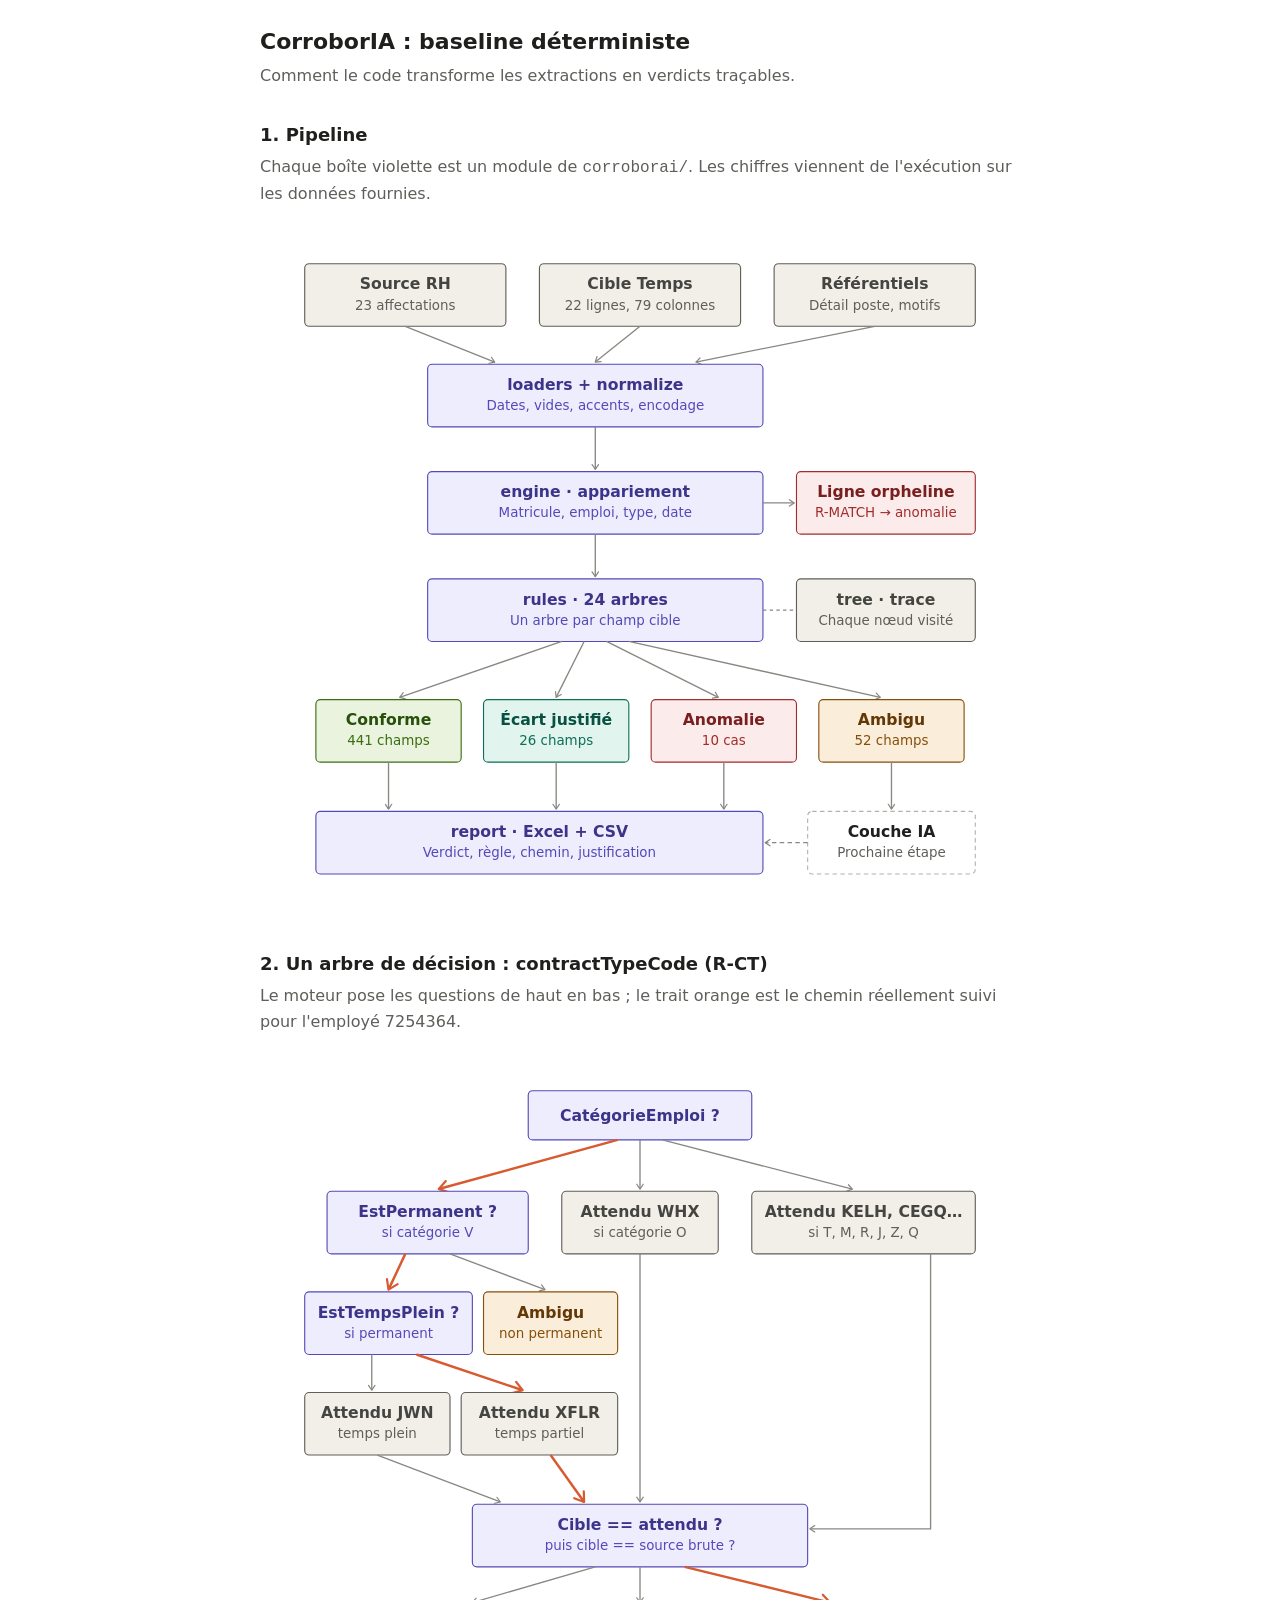
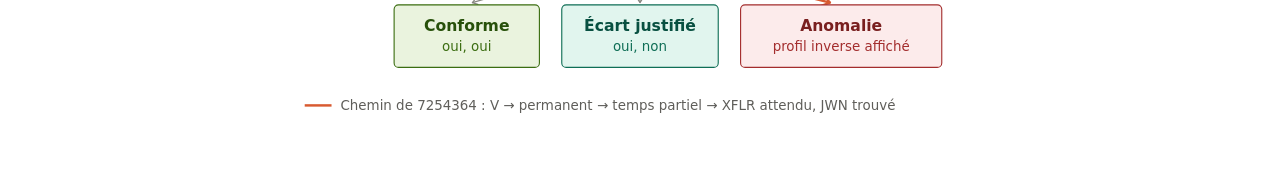
<file: docs/schema.html>
<!doctype html>
<html lang="fr"><head><meta charset="utf-8"><meta name="viewport" content="width=device-width,initial-scale=1">
<title>Schéma CorroborIA</title>
<style>
:root{--bg:#fff;--fg:#1f1f1d;--muted:#5f5e5a;--line:#888780;--border:#b4b2a9;
--purple-f:#EEEDFE;--purple-s:#534AB7;--purple-t:#3C3489;--gray-f:#F1EFE8;--gray-s:#5F5E5A;--gray-t:#444441;
--green-f:#EAF3DE;--green-s:#3B6D11;--green-t:#27500A;--teal-f:#E1F5EE;--teal-s:#0F6E56;--teal-t:#085041;
--red-f:#FCEBEB;--red-s:#A32D2D;--red-t:#791F1F;--amber-f:#FAEEDA;--amber-s:#854F0B;--amber-t:#633806}
@media (prefers-color-scheme:dark){:root{--bg:#1f1f1d;--fg:#f1efe8;--muted:#b4b2a9;--line:#888780;--border:#5f5e5a;
--purple-f:#3C3489;--purple-s:#AFA9EC;--purple-t:#EEEDFE;--gray-f:#444441;--gray-s:#B4B2A9;--gray-t:#F1EFE8;
--green-f:#27500A;--green-s:#97C459;--green-t:#EAF3DE;--teal-f:#085041;--teal-s:#5DCAA5;--teal-t:#E1F5EE;
--red-f:#791F1F;--red-s:#F09595;--red-t:#FCEBEB;--amber-f:#633806;--amber-s:#EF9F27;--amber-t:#FAEEDA}}
body{margin:0;background:var(--bg);color:var(--fg);font:16px/1.6 system-ui,-apple-system,sans-serif}
main{max-width:760px;margin:0 auto;padding:24px 16px 48px}
h1{font-size:22px;font-weight:600;margin:0 0 4px}h2{font-size:18px;font-weight:600;margin:32px 0 4px}
p{color:var(--muted);margin:0 0 12px}
svg{width:100%;height:auto;display:block}
svg text{font-family:system-ui,-apple-system,sans-serif}
.th{font-size:14px;font-weight:600}.ts{font-size:12px}
.purple rect{fill:var(--purple-f);stroke:var(--purple-s)}.purple .th{fill:var(--purple-t)}.purple .ts{fill:var(--purple-s)}
.gray rect{fill:var(--gray-f);stroke:var(--gray-s)}.gray .th{fill:var(--gray-t)}.gray .ts{fill:var(--gray-s)}
.green rect{fill:var(--green-f);stroke:var(--green-s)}.green .th{fill:var(--green-t)}.green .ts{fill:var(--green-s)}
.teal rect{fill:var(--teal-f);stroke:var(--teal-s)}.teal .th{fill:var(--teal-t)}.teal .ts{fill:var(--teal-s)}
.red rect{fill:var(--red-f);stroke:var(--red-s)}.red .th{fill:var(--red-t)}.red .ts{fill:var(--red-s)}
.amber rect{fill:var(--amber-f);stroke:var(--amber-s)}.amber .th{fill:var(--amber-t)}.amber .ts{fill:var(--amber-s)}
.arr{stroke:var(--line);stroke-width:1.2;fill:none}.hl{stroke:#D85A30;stroke-width:2.2;fill:none}
.leader{stroke:var(--line);stroke-width:1;stroke-dasharray:3 3}
.dash{fill:none;stroke:var(--border);stroke-dasharray:4 3}.free{fill:var(--fg)}.freem{fill:var(--muted)}
</style></head><body><main>
<h1>CorroborIA : baseline déterministe</h1>
<p>Comment le code transforme les extractions en verdicts traçables.</p>

<h2>1. Pipeline</h2>
<p>Chaque boîte violette est un module de <code>corroborai/</code>. Les chiffres viennent de l'exécution sur les données fournies.</p>
<svg viewBox="0 0 680 626" role="img" aria-label="Pipeline CorroborIA">
<defs><marker id="a" viewBox="0 0 10 10" refX="8" refY="5" markerWidth="6" markerHeight="6" orient="auto-start-reverse"><path d="M2 1L8 5L2 9" fill="none" stroke="context-stroke" stroke-width="1.5" stroke-linecap="round" stroke-linejoin="round"/></marker></defs>
<g class="gray"><rect x="40" y="40" width="180" height="56" rx="4"/><text class="th" x="130" y="63" text-anchor="middle">Source RH</text><text class="ts" x="130" y="81" text-anchor="middle">23 affectations</text></g>
<g class="gray"><rect x="250" y="40" width="180" height="56" rx="4"/><text class="th" x="340" y="63" text-anchor="middle">Cible Temps</text><text class="ts" x="340" y="81" text-anchor="middle">22 lignes, 79 colonnes</text></g>
<g class="gray"><rect x="460" y="40" width="180" height="56" rx="4"/><text class="th" x="550" y="63" text-anchor="middle">Référentiels</text><text class="ts" x="550" y="81" text-anchor="middle">Détail poste, motifs</text></g>
<line x1="130" y1="96" x2="210" y2="128" class="arr" marker-end="url(#a)"/>
<line x1="340" y1="96" x2="300" y2="128" class="arr" marker-end="url(#a)"/>
<line x1="550" y1="96" x2="390" y2="128" class="arr" marker-end="url(#a)"/>
<g class="purple"><rect x="150" y="130" width="300" height="56" rx="4"/><text class="th" x="300" y="153" text-anchor="middle">loaders + normalize</text><text class="ts" x="300" y="171" text-anchor="middle">Dates, vides, accents, encodage</text></g>
<line x1="300" y1="186" x2="300" y2="224" class="arr" marker-end="url(#a)"/>
<g class="purple"><rect x="150" y="226" width="300" height="56" rx="4"/><text class="th" x="300" y="249" text-anchor="middle">engine · appariement</text><text class="ts" x="300" y="267" text-anchor="middle">Matricule, emploi, type, date</text></g>
<line x1="450" y1="254" x2="478" y2="254" class="arr" marker-end="url(#a)"/>
<g class="red"><rect x="480" y="226" width="160" height="56" rx="4"/><text class="th" x="560" y="249" text-anchor="middle">Ligne orpheline</text><text class="ts" x="560" y="267" text-anchor="middle">R-MATCH → anomalie</text></g>
<line x1="300" y1="282" x2="300" y2="320" class="arr" marker-end="url(#a)"/>
<g class="purple"><rect x="150" y="322" width="300" height="56" rx="4"/><text class="th" x="300" y="345" text-anchor="middle">rules · 24 arbres</text><text class="ts" x="300" y="363" text-anchor="middle">Un arbre par champ cible</text></g>
<line x1="450" y1="350" x2="480" y2="350" class="leader"/>
<g class="gray"><rect x="480" y="322" width="160" height="56" rx="4"/><text class="th" x="560" y="345" text-anchor="middle">tree · trace</text><text class="ts" x="560" y="363" text-anchor="middle">Chaque nœud visité</text></g>
<line x1="270" y1="378" x2="125" y2="428" class="arr" marker-end="url(#a)"/>
<line x1="290" y1="378" x2="265" y2="428" class="arr" marker-end="url(#a)"/>
<line x1="310" y1="378" x2="410" y2="428" class="arr" marker-end="url(#a)"/>
<line x1="330" y1="378" x2="555" y2="428" class="arr" marker-end="url(#a)"/>
<g class="green"><rect x="50" y="430" width="130" height="56" rx="4"/><text class="th" x="115" y="453" text-anchor="middle">Conforme</text><text class="ts" x="115" y="471" text-anchor="middle">441 champs</text></g>
<g class="teal"><rect x="200" y="430" width="130" height="56" rx="4"/><text class="th" x="265" y="453" text-anchor="middle">Écart justifié</text><text class="ts" x="265" y="471" text-anchor="middle">26 champs</text></g>
<g class="red"><rect x="350" y="430" width="130" height="56" rx="4"/><text class="th" x="415" y="453" text-anchor="middle">Anomalie</text><text class="ts" x="415" y="471" text-anchor="middle">10 cas</text></g>
<g class="amber"><rect x="500" y="430" width="130" height="56" rx="4"/><text class="th" x="565" y="453" text-anchor="middle">Ambigu</text><text class="ts" x="565" y="471" text-anchor="middle">52 champs</text></g>
<line x1="115" y1="486" x2="115" y2="528" class="arr" marker-end="url(#a)"/>
<line x1="265" y1="486" x2="265" y2="528" class="arr" marker-end="url(#a)"/>
<line x1="415" y1="486" x2="415" y2="528" class="arr" marker-end="url(#a)"/>
<line x1="565" y1="486" x2="565" y2="528" class="arr" marker-end="url(#a)"/>
<g class="purple"><rect x="50" y="530" width="400" height="56" rx="4"/><text class="th" x="250" y="553" text-anchor="middle">report · Excel + CSV</text><text class="ts" x="250" y="571" text-anchor="middle">Verdict, règle, chemin, justification</text></g>
<rect x="490" y="530" width="150" height="56" rx="4" class="dash"/><text class="th free" x="565" y="553" text-anchor="middle">Couche IA</text><text class="ts freem" x="565" y="571" text-anchor="middle">Prochaine étape</text>
<line x1="490" y1="558" x2="452" y2="558" class="arr" stroke-dasharray="4 3" marker-end="url(#a)"/>
</svg>

<h2>2. Un arbre de décision : contractTypeCode (R-CT)</h2>
<p>Le moteur pose les questions de haut en bas ; le trait orange est le chemin réellement suivi pour l'employé 7254364.</p>
<svg viewBox="0 0 680 620" role="img" aria-label="Arbre R-CT">
<defs><marker id="b" viewBox="0 0 10 10" refX="8" refY="5" markerWidth="6" markerHeight="6" orient="auto-start-reverse"><path d="M2 1L8 5L2 9" fill="none" stroke="context-stroke" stroke-width="1.5" stroke-linecap="round" stroke-linejoin="round"/></marker></defs>
<g class="purple"><rect x="240" y="40" width="200" height="44" rx="4"/><text class="th" x="340" y="67" text-anchor="middle">CatégorieEmploi ?</text></g>
<line x1="320" y1="84" x2="160" y2="128" class="hl" marker-end="url(#b)"/>
<line x1="340" y1="84" x2="340" y2="128" class="arr" marker-end="url(#b)"/>
<line x1="360" y1="84" x2="530" y2="128" class="arr" marker-end="url(#b)"/>
<g class="purple"><rect x="60" y="130" width="180" height="56" rx="4"/><text class="th" x="150" y="153" text-anchor="middle">EstPermanent ?</text><text class="ts" x="150" y="171" text-anchor="middle">si catégorie V</text></g>
<g class="gray"><rect x="270" y="130" width="140" height="56" rx="4"/><text class="th" x="340" y="153" text-anchor="middle">Attendu WHX</text><text class="ts" x="340" y="171" text-anchor="middle">si catégorie O</text></g>
<g class="gray"><rect x="440" y="130" width="200" height="56" rx="4"/><text class="th" x="540" y="153" text-anchor="middle">Attendu KELH, CEGQ…</text><text class="ts" x="540" y="171" text-anchor="middle">si T, M, R, J, Z, Q</text></g>
<line x1="130" y1="186" x2="115" y2="218" class="hl" marker-end="url(#b)"/>
<line x1="170" y1="186" x2="255" y2="218" class="arr" marker-end="url(#b)"/>
<g class="purple"><rect x="40" y="220" width="150" height="56" rx="4"/><text class="th" x="115" y="243" text-anchor="middle">EstTempsPlein ?</text><text class="ts" x="115" y="261" text-anchor="middle">si permanent</text></g>
<g class="amber"><rect x="200" y="220" width="120" height="56" rx="4"/><text class="th" x="260" y="243" text-anchor="middle">Ambigu</text><text class="ts" x="260" y="261" text-anchor="middle">non permanent</text></g>
<line x1="100" y1="276" x2="100" y2="308" class="arr" marker-end="url(#b)"/>
<line x1="140" y1="276" x2="235" y2="308" class="hl" marker-end="url(#b)"/>
<g class="gray"><rect x="40" y="310" width="130" height="56" rx="4"/><text class="th" x="105" y="333" text-anchor="middle">Attendu JWN</text><text class="ts" x="105" y="351" text-anchor="middle">temps plein</text></g>
<g class="gray"><rect x="180" y="310" width="140" height="56" rx="4"/><text class="th" x="250" y="333" text-anchor="middle">Attendu XFLR</text><text class="ts" x="250" y="351" text-anchor="middle">temps partiel</text></g>
<line x1="105" y1="366" x2="215" y2="408" class="arr" marker-end="url(#b)"/>
<line x1="260" y1="366" x2="290" y2="408" class="hl" marker-end="url(#b)"/>
<line x1="340" y1="186" x2="340" y2="408" class="arr" marker-end="url(#b)"/>
<path d="M600 186 L600 432 L492 432" class="arr" marker-end="url(#b)"/>
<g class="purple"><rect x="190" y="410" width="300" height="56" rx="4"/><text class="th" x="340" y="433" text-anchor="middle">Cible == attendu ?</text><text class="ts" x="340" y="451" text-anchor="middle">puis cible == source brute ?</text></g>
<line x1="300" y1="466" x2="190" y2="498" class="arr" marker-end="url(#b)"/>
<line x1="340" y1="466" x2="340" y2="498" class="arr" marker-end="url(#b)"/>
<line x1="380" y1="466" x2="510" y2="498" class="hl" marker-end="url(#b)"/>
<g class="green"><rect x="120" y="500" width="130" height="56" rx="4"/><text class="th" x="185" y="523" text-anchor="middle">Conforme</text><text class="ts" x="185" y="541" text-anchor="middle">oui, oui</text></g>
<g class="teal"><rect x="270" y="500" width="140" height="56" rx="4"/><text class="th" x="340" y="523" text-anchor="middle">Écart justifié</text><text class="ts" x="340" y="541" text-anchor="middle">oui, non</text></g>
<g class="red"><rect x="430" y="500" width="180" height="56" rx="4"/><text class="th" x="520" y="523" text-anchor="middle">Anomalie</text><text class="ts" x="520" y="541" text-anchor="middle">profil inverse affiché</text></g>
<line x1="40" y1="590" x2="64" y2="590" class="hl"/>
<text class="ts freem" x="72" y="594">Chemin de 7254364 : V → permanent → temps partiel → XFLR attendu, JWN trouvé</text>
</svg>
</main></body></html>
</file>
